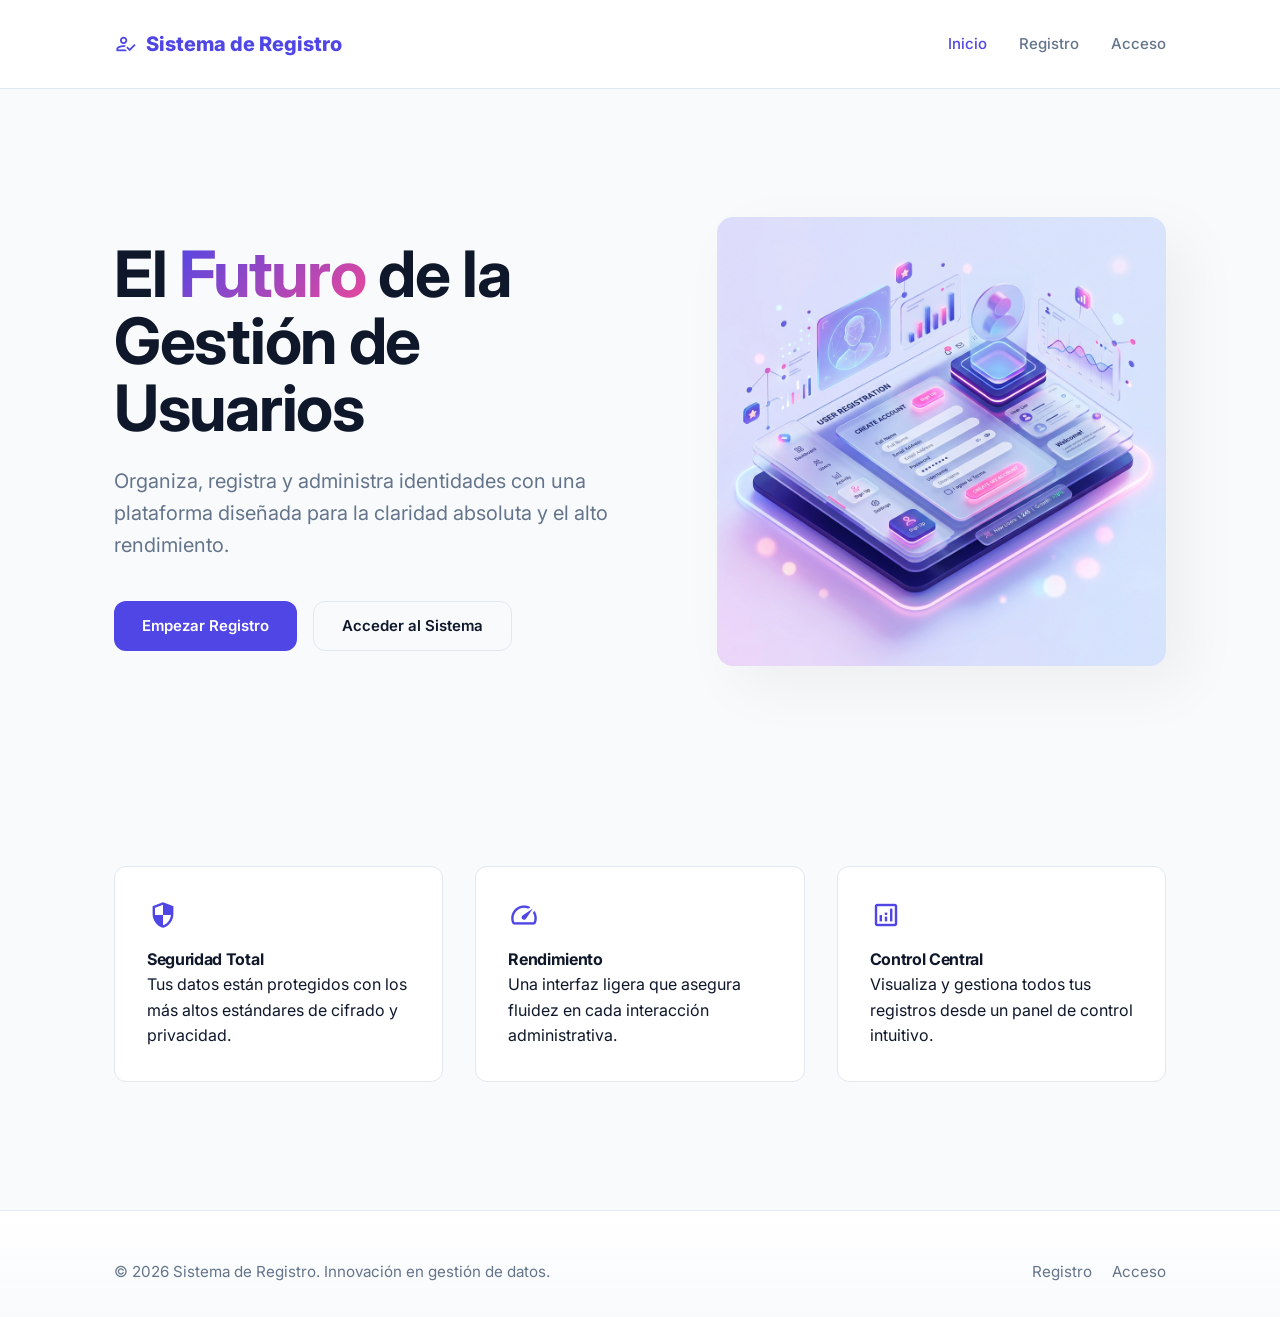
<file: public/template/index.html>
<!DOCTYPE html>
<html lang="es">
<head>
    <meta charset="UTF-8">
    <meta name="viewport" content="width=device-width, initial-scale=1.0">
    <title>Sistema de Registro | Inicio</title>
    <link rel="preconnect" href="https://fonts.googleapis.com">
    <link rel="preconnect" href="https://fonts.gstatic.com" crossorigin>
    <link href="https://fonts.googleapis.com/css2?family=Inter:wght@400;500;600;800&display=swap" rel="stylesheet">
    <link href="https://fonts.googleapis.com/css2?family=Material+Symbols+Outlined&display=swap" rel="stylesheet">
    <link rel="stylesheet" href="../../static/css/styles.css">
</head>
<body>
    <header>
        <div class="container">
            <nav class="navbar">
                <a href="index.html" class="logo">
                    <span class="material-symbols-outlined">how_to_reg</span>
                    Sistema de Registro
                </a>
                <ul class="nav-links">
                    <li><a href="index.html" class="active">Inicio</a></li>
                    <li><a href="registro.html">Registro</a></li>
                    <li><a href="login.html">Acceso</a></li>
                </ul>
            </nav>
        </div>
    </header>

    <main class="container">
        <section class="hero">
            <div class="hero-content">
                <h1>El <span class="text-gradient">Futuro</span> de la Gestión de Usuarios</h1>
                <p>Organiza, registra y administra identidades con una plataforma diseñada para la claridad absoluta y el alto rendimiento.</p>
                <div style="display: flex; gap: 1rem;">
                    <a href="registro.html" class="btn btn-primary">Empezar Registro</a>
                    <a href="login.html" class="btn btn-outline">Acceder al Sistema</a>
                </div>
            </div>
            <div class="hero-image-container">
                <img src="../../static/image/hero.png" alt="Sistema de Registro Dashboard" class="hero-image">
            </div>
        </section>

        <section class="feature-grid">
            <div class="feature-card">
                <span class="material-symbols-outlined">security</span>
                <h4>Seguridad Total</h4>
                <p>Tus datos están protegidos con los más altos estándares de cifrado y privacidad.</p>
            </div>
            <div class="feature-card">
                <span class="material-symbols-outlined">speed</span>
                <h4>Rendimiento</h4>
                <p>Una interfaz ligera que asegura fluidez en cada interacción administrativa.</p>
            </div>
            <div class="feature-card">
                <span class="material-symbols-outlined">analytics</span>
                <h4>Control Central</h4>
                <p>Visualiza y gestiona todos tus registros desde un panel de control intuitivo.</p>
            </div>
        </section>
    </main>

    <footer class="footer">
        <div class="container">
            <div class="footer-content">
                <p>&copy; 2026 Sistema de Registro. Innovación en gestión de datos.</p>
                <ul class="footer-nav">
                    <li><a href="registro.html">Registro</a></li>
                    <li><a href="login.html">Acceso</a></li>
                </ul>
            </div>
        </div>
    </footer>

    <script src="../../static/js/main.js"></script>
</body>
</html>
</file>
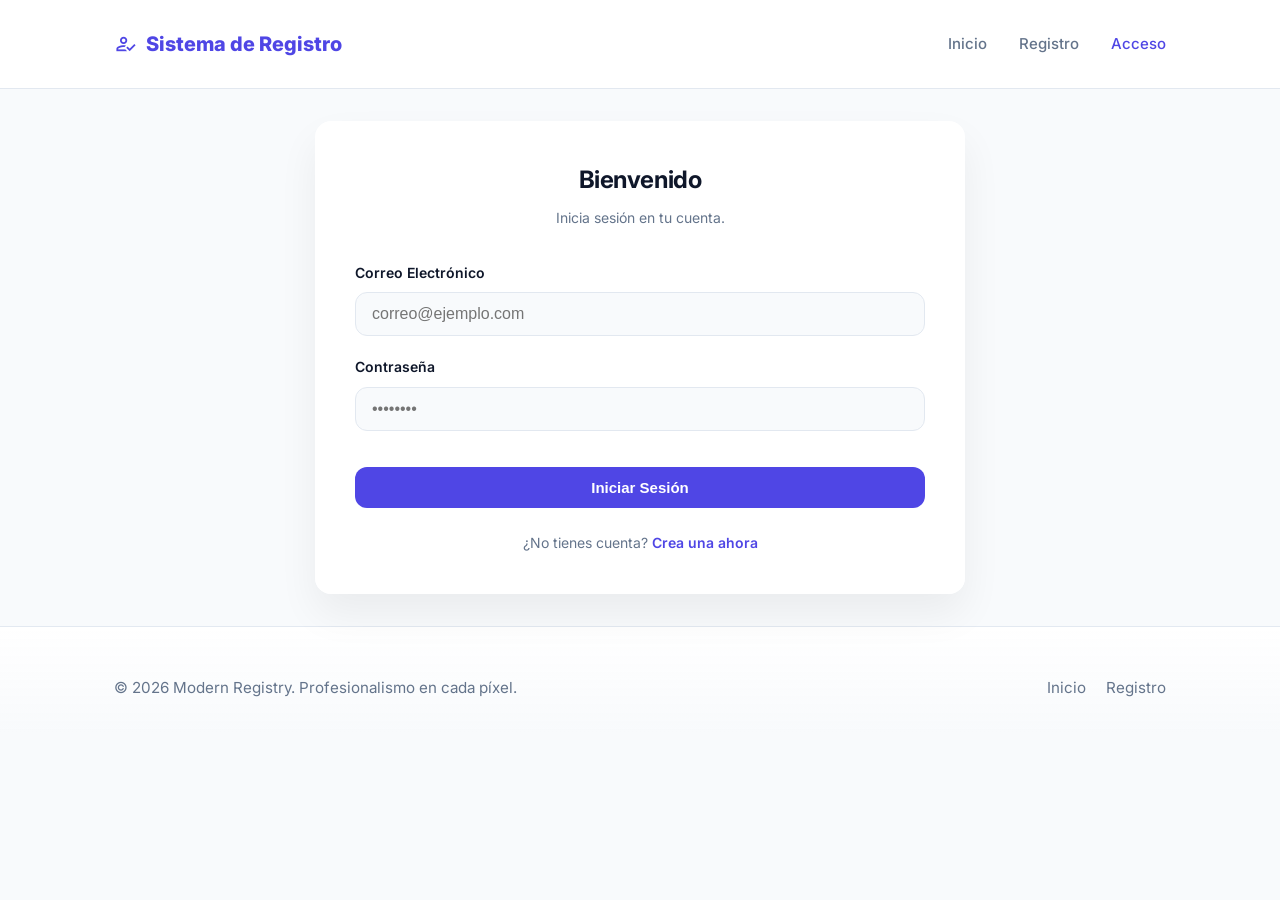
<file: public/template/editar-usuario.html>
<!DOCTYPE html>
<html lang="es">
<head>
    <meta charset="UTF-8">
    <meta name="viewport" content="width=device-width, initial-scale=1.0">
    <title>Editar Usuario | Modern Registry</title>
    <link rel="preconnect" href="https://fonts.googleapis.com">
    <link rel="preconnect" href="https://fonts.gstatic.com" crossorigin>
    <link href="https://fonts.googleapis.com/css2?family=Inter:wght@400;500;600;800&display=swap" rel="stylesheet">
    <link href="https://fonts.googleapis.com/css2?family=Material+Symbols+Outlined&display=swap" rel="stylesheet">
    <link rel="stylesheet" href="../../static/css/styles.css">
</head>
<body>
    <header>
        <div class="container">
            <nav class="navbar">
                <a href="lista.html" class="logo">
                    <span class="material-symbols-outlined">how_to_reg</span>
                    Sistema de Registro
                </a>
                <ul class="nav-links">
                    <li><a href="lista.html">Usuarios</a></li>
                    <li><a href="#" id="logoutBtn" style="color: var(--accent);">Cerrar Sesión</a></li>
                </ul>
            </nav>
        </div>
    </header>

    <main class="container">
        <div class="card form-auth">
            <div class="dashboard-header">
                <div>
                    <h2 style="font-size: 2rem; margin-bottom: 0.5rem;">Editar <span class="text-gradient">Usuario</span></h2>
                    <p style="color: var(--text-muted);">Actualiza los datos del usuario seleccionado.</p>
                </div>
                <a href="lista.html" class="btn btn-outline">Volver al listado</a>
            </div>
            <form id="editForm">
                <input type="hidden" id="editUserId">
                <div id="editError" class="alert-error" style="display: none;">
                    <span class="material-symbols-outlined" style="font-size: 1.25rem;">error</span>
                    <span id="editErrorMessage"></span>
                </div>
                
                <div class="form-grid">
                    <div class="form-group">
                        <label for="editPrimerNombre">Primer Nombre</label>
                        <input type="text" id="editPrimerNombre" required>
                    </div>
                    <div class="form-group">
                        <label for="editSegundoNombre">Segundo Nombre (opcional)</label>
                        <input type="text" id="editSegundoNombre">
                    </div>
                    <div class="form-group">
                        <label for="editPrimerApellido">Primer Apellido</label>
                        <input type="text" id="editPrimerApellido" required>
                    </div>
                    <div class="form-group">
                        <label for="editSegundoApellido">Segundo Apellido (opcional)</label>
                        <input type="text" id="editSegundoApellido">
                    </div>
                    <div class="form-group">
                        <label for="editEdad">Edad</label>
                        <input type="number" id="editEdad" min="1" required>
                    </div>
                    <div class="form-group">
                        <label for="editCedula">Cédula</label>
                        <input type="text" id="editCedula" required>
                    </div>
                    <div class="form-group">
                        <label for="editCorreo">Correo</label>
                        <input type="email" id="editCorreo" required>
                    </div>
                    <div class="form-group">
                        <label for="editRole">Rol</label>
                        <select id="editRole" required>
                            <option value="estudiante">Estudiante</option>
                            <option value="docente">Docente</option>
                        </select>
                    </div>
                    <div class="form-group" style="grid-column: span 2;">
                        <label for="editStatus">Estado de la Cuenta</label>
                        <select id="editStatus" required>
                            <option value="Activo">Activo (Habilitado para el sistema)</option>
                            <option value="Pendiente">Pendiente (Requiere revisión)</option>
                        </select>
                    </div>
                </div>
                
                <button type="submit" class="btn btn-primary" style="width: 100%; margin-top: 2rem; padding: 1rem;">
                    Actualizar Información del Usuario
                </button>
            </form>
        </div>
    </main>

    <footer class="footer">
        <div class="container">
            <div class="footer-content">
                <p>&copy; 2026 Modern Registry. Panel Administrativo Protegido.</p>
                <ul class="footer-nav">
                    <li><a href="lista.html">Listado</a></li>
                </ul>
            </div>
        </div>
    </footer>

    <script src="../../static/js/main.js"></script>
</body>
</html>
</file>
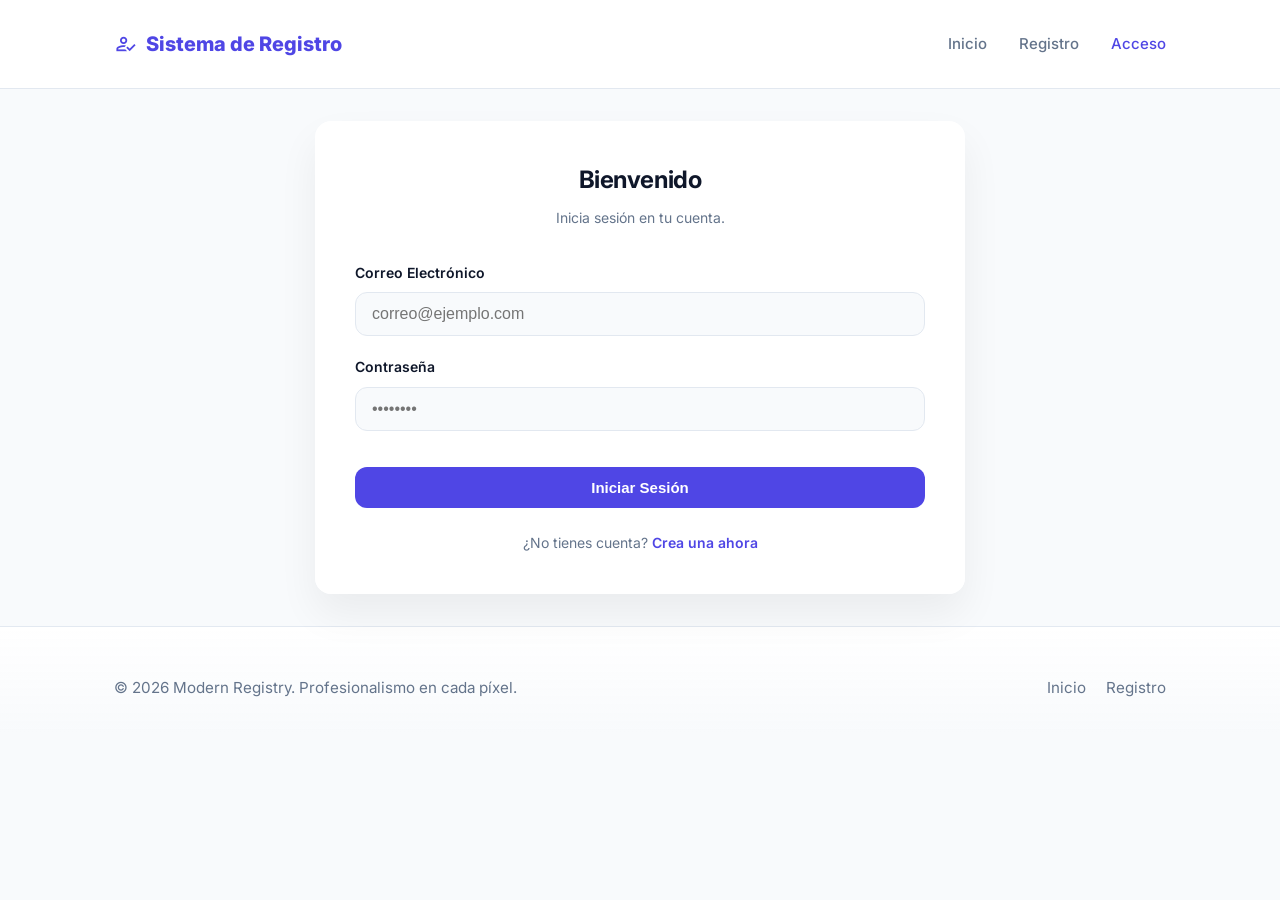
<file: public/template/lista.html>
<!DOCTYPE html>
<html lang="es">
<head>
    <meta charset="UTF-8">
    <meta name="viewport" content="width=device-width, initial-scale=1.0">
    <title>Panel Administrativo | Modern Registry</title>
    <link rel="preconnect" href="https://fonts.googleapis.com">
    <link rel="preconnect" href="https://fonts.gstatic.com" crossorigin>
    <link href="https://fonts.googleapis.com/css2?family=Inter:wght@400;500;600;800&display=swap" rel="stylesheet">
    <link href="https://fonts.googleapis.com/css2?family=Material+Symbols+Outlined&display=swap" rel="stylesheet">
    <link rel="stylesheet" href="../../static/css/styles.css">
    <style>
        .dashboard-header {
            display: flex;
            justify-content: space-between;
            align-items: center;
            margin-bottom: 2.5rem;
        }
    </style>
</head>
<body>
    <header>
        <div class="container">
            <nav class="navbar">
                <a href="index.html" class="logo">
                    <span class="material-symbols-outlined">how_to_reg</span>
                    Sistema de Registro
                </a>
                <ul class="nav-links">
                    <li><a href="lista.html" class="active">Usuarios</a></li>
                    <li><a href="#" id="logoutBtn" style="color: var(--accent);">Cerrar Sesión</a></li>
                </ul>
            </nav>
        </div>
    </header>

    <main class="container dashboard-container">
        <div class="dashboard-header">
            <div>
                <h2 style="font-size: 2rem;">Panel de <span class="text-gradient">Docente</span></h2>
                <p style="color: var(--text-muted);">Gestiona la lista de estudiantes y crea nuevos usuarios.</p>
            </div>
            <button type="button" id="openCreateUserBtn" class="btn btn-primary">
                <span class="material-symbols-outlined" style="margin-right: 0.5rem;">add</span>
                Nuevo Usuario
            </button>
        </div>

        <div class="table-wrapper">
            <table>
                <thead>
                    <tr>
                        <th>Avatar</th>
                        <th>Primer Nombre</th>
                        <th>Segundo Nombre</th>
                        <th>Primer Apellido</th>
                        <th>Segundo Apellido</th>
                        <th>Correo</th>
                        <th>Cédula</th>
                        <th>Edad</th>
                        <th>Rol</th>
                        <th>Estado</th>
                        <th>Acción</th>
                    </tr>
                </thead>
                <tbody id="userTableBody">
                    <!-- Dinámico -->
                </tbody>
            </table>
        </div>
    </main>

    <footer class="footer">
        <div class="container">
            <div class="footer-content">
                <p>&copy; 2026 Modern Registry. Panel Administrativo Protegido.</p>
                <ul class="footer-nav">
                    <li><a href="index.html">Página Principal</a></li>
                </ul>
            </div>
        </div>
    </footer>

    <div class="modal" id="createModal">
        <div class="modal-content" style="max-width: 650px;">
            <div class="modal-header">
                <h3>Crear <span class="text-gradient">Nuevo Usuario</span></h3>
            </div>
            <form id="adminCreateForm">
                <div id="createError" class="alert-error" style="display: none;">
                    <span class="material-symbols-outlined" style="font-size: 1.25rem;">error</span>
                    <span id="createErrorMessage"></span>
                </div>
                
                <div class="form-grid">
                    <div class="form-group">
                        <label for="adminPrimerNombre">Primer Nombre</label>
                        <input type="text" id="adminPrimerNombre" required>
                    </div>
                    <div class="form-group">
                        <label for="adminSegundoNombre">Segundo Nombre (opcional)</label>
                        <input type="text" id="adminSegundoNombre">
                    </div>
                    <div class="form-group">
                        <label for="adminPrimerApellido">Primer Apellido</label>
                        <input type="text" id="adminPrimerApellido" required>
                    </div>
                    <div class="form-group">
                        <label for="adminSegundoApellido">Segundo Apellido (opcional)</label>
                        <input type="text" id="adminSegundoApellido">
                    </div>
                    <div class="form-group">
                        <label for="adminEdad">Edad</label>
                        <input type="number" id="adminEdad" min="1" required>
                    </div>
                    <div class="form-group">
                        <label for="adminCedula">Cédula</label>
                        <input type="text" id="adminCedula" required>
                    </div>
                    <div class="form-group">
                        <label for="adminCorreo">Correo Electrónico</label>
                        <input type="email" id="adminCorreo" required>
                    </div>
                    <div class="form-group">
                        <label for="adminRole">Rol</label>
                        <select id="adminRole" required>
                            <option value="estudiante">Estudiante</option>
                            <option value="docente">Docente</option>
                        </select>
                    </div>
                    <div class="form-group" style="grid-column: span 2;">
                        <label for="adminPassword">Contraseña Inicial</label>
                        <input type="password" id="adminPassword" required>
                    </div>
                </div>
                <div class="modal-footer">
                    <button type="button" class="btn btn-outline" style="flex: 1;" onclick="closeCreateModal()">Cancelar</button>
                    <button type="submit" class="btn btn-primary" style="flex: 1;">Crear Usuario</button>
                </div>
            </form>
        </div>
    </div>

    <div class="modal" id="editModal">
        <div class="modal-content" style="max-width: 650px;">
            <div class="modal-header">
                <h3>Editar <span class="text-gradient">Usuario</span></h3>
            </div>
            <form id="editForm">
                <input type="hidden" id="editUserId">
                <div id="editError" class="alert-error" style="display: none;">
                    <span class="material-symbols-outlined" style="font-size: 1.25rem;">error</span>
                    <span id="editErrorMessage"></span>
                </div>
                
                <div class="form-grid">
                    <div class="form-group">
                        <label for="editPrimerNombre">Primer Nombre</label>
                        <input type="text" id="editPrimerNombre" required>
                    </div>
                    <div class="form-group">
                        <label for="editSegundoNombre">Segundo Nombre</label>
                        <input type="text" id="editSegundoNombre">
                    </div>
                    <div class="form-group">
                        <label for="editPrimerApellido">Primer Apellido</label>
                        <input type="text" id="editPrimerApellido" required>
                    </div>
                    <div class="form-group">
                        <label for="editSegundoApellido">Segundo Apellido</label>
                        <input type="text" id="editSegundoApellido">
                    </div>
                    <div class="form-group">
                        <label for="editEdad">Edad</label>
                        <input type="number" id="editEdad" min="1" required>
                    </div>
                    <div class="form-group">
                        <label for="editCedula">Cédula</label>
                        <input type="text" id="editCedula" required>
                    </div>
                    <div class="form-group">
                        <label for="editCorreo">Correo</label>
                        <input type="email" id="editCorreo" required>
                    </div>
                    <div class="form-group">
                        <label for="editRole">Rol</label>
                        <select id="editRole" required>
                            <option value="estudiante">Estudiante</option>
                            <option value="docente">Docente</option>
                        </select>
                    </div>
                    <div class="form-group" style="grid-column: span 2;">
                        <label for="editStatus">Estado</label>
                        <select id="editStatus" required>
                            <option value="Activo">Activo</option>
                            <option value="Pendiente">Pendiente</option>
                        </select>
                    </div>
                </div>
                <div class="modal-footer">
                    <button type="button" class="btn btn-outline" style="flex: 1;" onclick="closeModal()">Cancelar</button>
                    <button type="submit" class="btn btn-primary" style="flex: 1;">Guardar Cambios</button>
                </div>
            </form>
        </div>
    </div>

    <script src="../../static/js/main.js"></script>
</body>
</html>
</file>
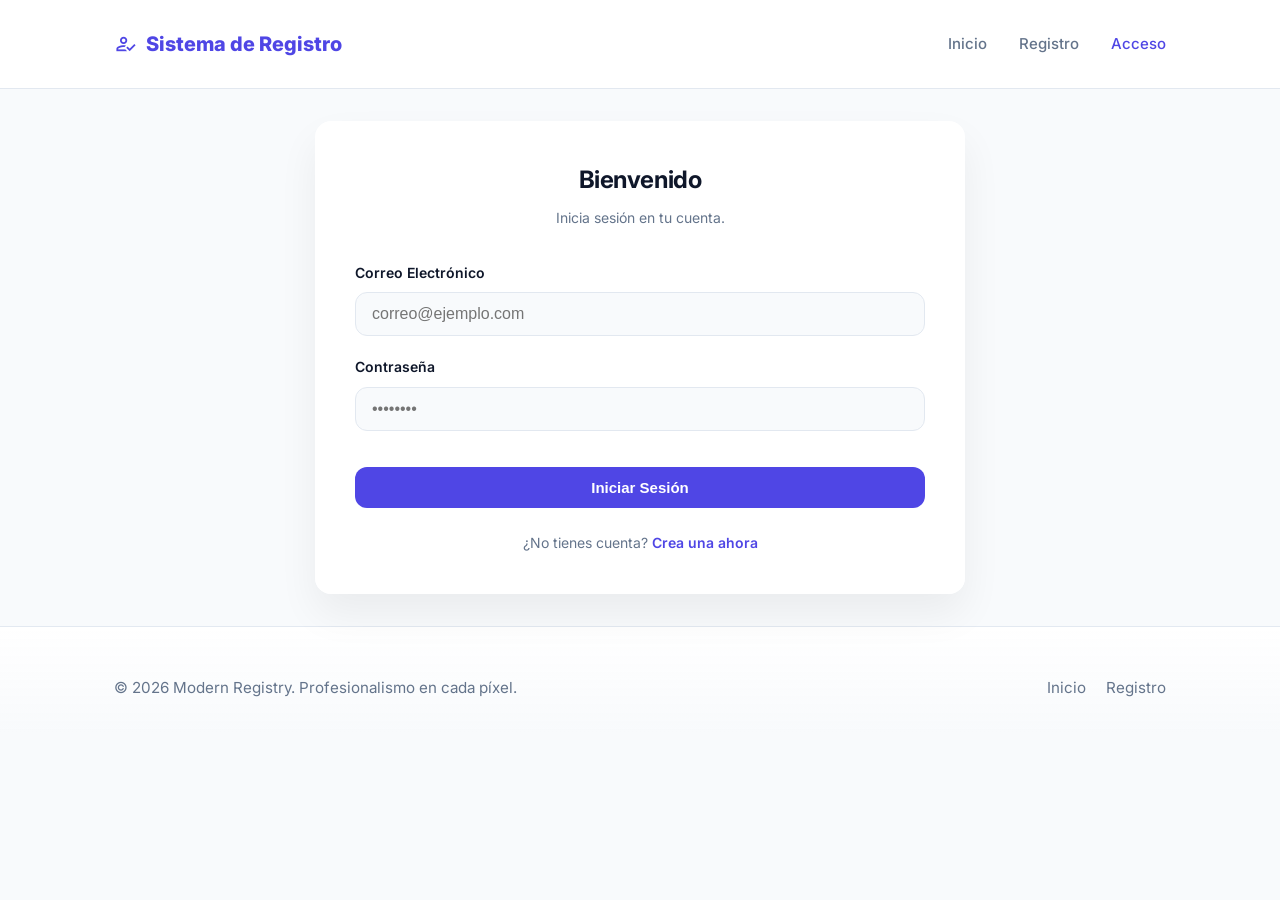
<file: public/template/login.html>
<!DOCTYPE html>
<html lang="es">
<head>
    <meta charset="UTF-8">
    <meta name="viewport" content="width=device-width, initial-scale=1.0">
    <title>Acceso | Modern Registry</title>
    <link rel="preconnect" href="https://fonts.googleapis.com">
    <link rel="preconnect" href="https://fonts.gstatic.com" crossorigin>
    <link href="https://fonts.googleapis.com/css2?family=Inter:wght@400;500;600;800&display=swap" rel="stylesheet">
    <link href="https://fonts.googleapis.com/css2?family=Material+Symbols+Outlined&display=swap" rel="stylesheet">
    <link rel="stylesheet" href="../../static/css/styles.css">
</head>
<body>
    <header>
        <div class="container">
            <nav class="navbar">
                <a href="index.html" class="logo">
                    <span class="material-symbols-outlined">how_to_reg</span>
                    Sistema de Registro
                </a>
                <ul class="nav-links">
                    <li><a href="index.html">Inicio</a></li>
                    <li><a href="registro.html">Registro</a></li>
                    <li><a href="login.html" class="active">Acceso</a></li>
                </ul>
            </nav>
        </div>
    </header>

    <main class="container">
        <div class="card form-auth">
            <h2 style="margin-bottom: 0.5rem; text-align: center;">Bienvenido</h2>
            <p style="text-align: center; color: var(--text-muted); margin-bottom: 2rem; font-size: 0.875rem;">Inicia sesión en tu cuenta.</p>
            
            <form id="loginForm">
                <div id="loginError" class="alert-error" style="display: none;">
                    <span class="material-symbols-outlined" style="font-size: 1.25rem;">error</span>
                    <span id="errorMessage"></span>
                </div>
                <div class="form-group">
                    <label for="correo">Correo Electrónico</label>
                    <input type="email" id="correo" name="correo" placeholder="correo@ejemplo.com" required>
                </div>
                <div class="form-group">
                    <label for="password">Contraseña</label>
                    <input type="password" id="password" name="password" placeholder="••••••••" required>
                </div>
                <button type="submit" class="btn btn-primary" style="width: 100%; margin-top: 1rem;">Iniciar Sesión</button>
                <p style="text-align: center; margin-top: 1.5rem; font-size: 0.875rem; color: var(--text-muted);">
                    ¿No tienes cuenta? <a href="registro.html" style="color: var(--primary); font-weight: 600; text-decoration: none;">Crea una ahora</a>
                </p>
            </form>
        </div>
    </main>

    <footer class="footer">
        <div class="container">
            <div class="footer-content">
                <p>&copy; 2026 Modern Registry. Profesionalismo en cada píxel.</p>
                <ul class="footer-nav">
                    <li><a href="index.html">Inicio</a></li>
                    <li><a href="registro.html">Registro</a></li>
                </ul>
            </div>
        </div>
    </footer>

    <script src="../../static/js/main.js"></script>
</body>
</html>
</file>
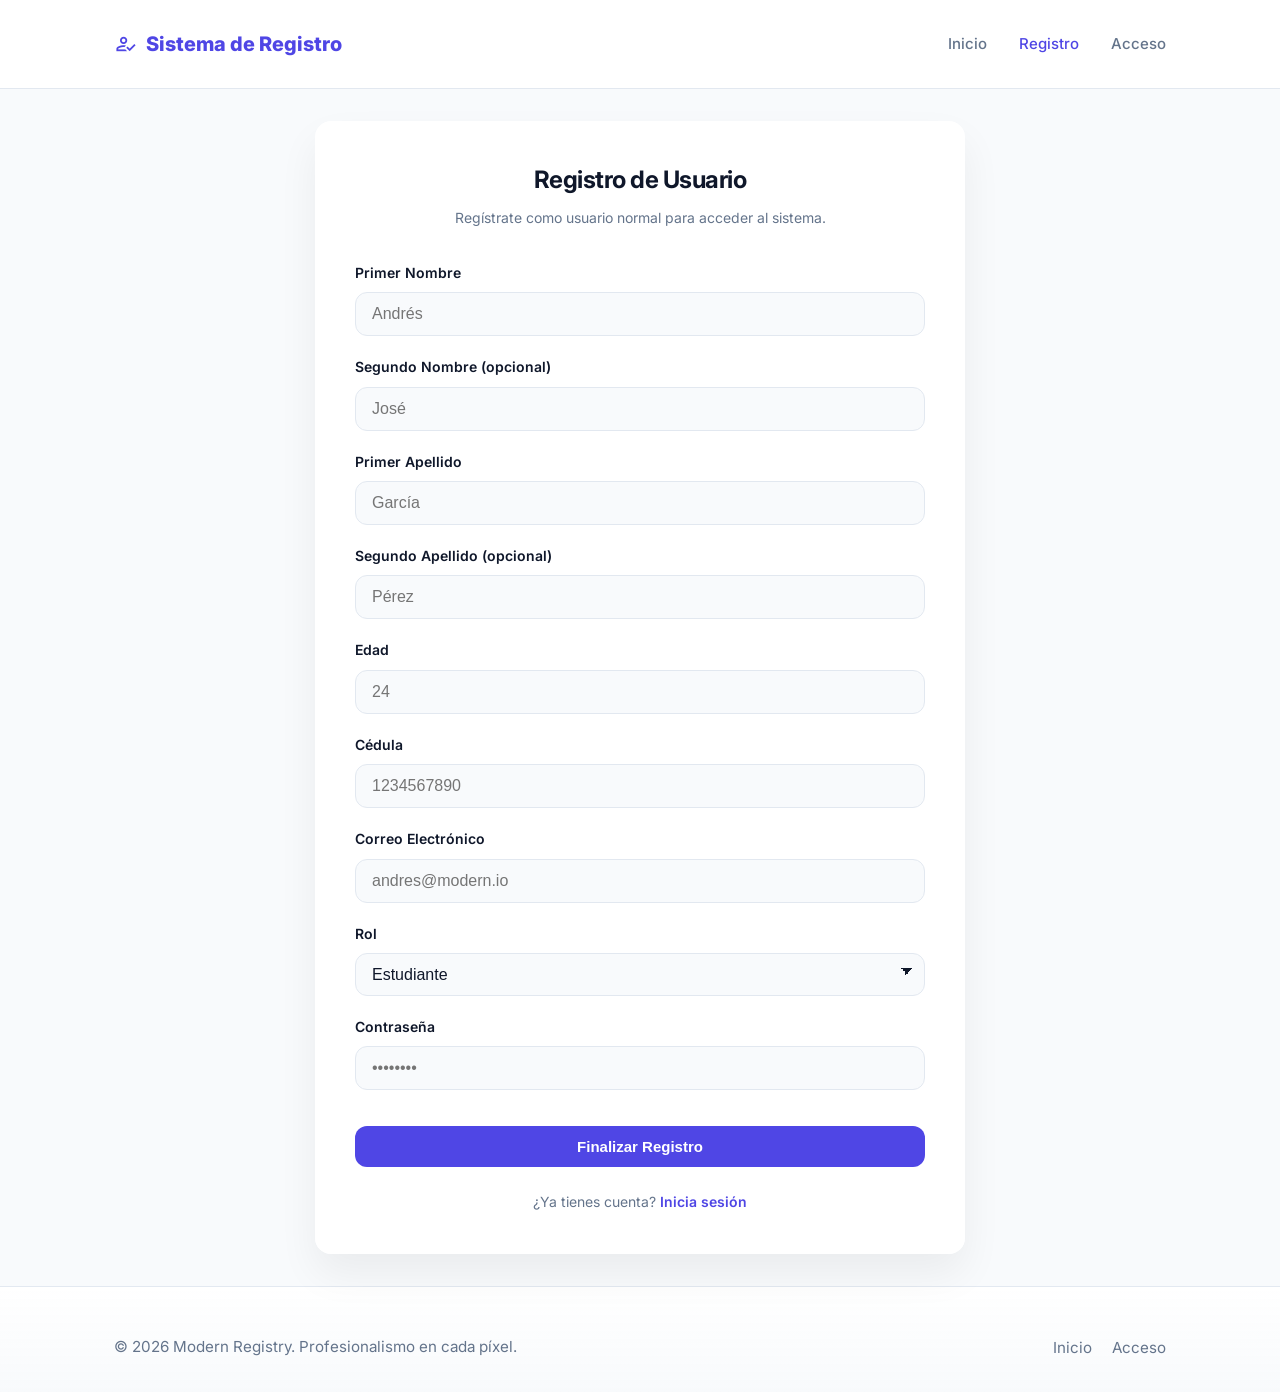
<file: public/template/registro.html>
<!DOCTYPE html>
<html lang="es">
<head>
    <meta charset="UTF-8">
    <meta name="viewport" content="width=device-width, initial-scale=1.0">
    <title>Unirse | Modern Registry</title>
    <link rel="preconnect" href="https://fonts.googleapis.com">
    <link rel="preconnect" href="https://fonts.gstatic.com" crossorigin>
    <link href="https://fonts.googleapis.com/css2?family=Inter:wght@400;500;600;800&display=swap" rel="stylesheet">
    <link href="https://fonts.symbols.outlined&display=swap" rel="stylesheet">
    <link href="https://fonts.googleapis.com/css2?family=Material+Symbols+Outlined&display=swap" rel="stylesheet">
    <link rel="stylesheet" href="../../static/css/styles.css">
</head>
<body>
    <header>
        <div class="container">
            <nav class="navbar">
                <a href="index.html" class="logo">
                    <span class="material-symbols-outlined">how_to_reg</span>
                    Sistema de Registro
                </a>
                <ul class="nav-links">
                    <li><a href="index.html">Inicio</a></li>
                    <li><a href="registro.html" class="active">Registro</a></li>
                    <li><a href="login.html">Acceso</a></li>
                </ul>
            </nav>
        </div>
    </header>

    <main class="container">
        <div class="card form-auth">
            <h2 style="margin-bottom: 0.5rem; text-align: center;">Registro de Usuario</h2>
            <p style="text-align: center; color: var(--text-muted); margin-bottom: 2rem; font-size: 0.875rem;">Regístrate como usuario normal para acceder al sistema.</p>
            
            <form id="registroForm">
                <div id="registroError" class="alert-error" style="display: none;">
                    <span class="material-symbols-outlined" style="font-size: 1.25rem;">error</span>
                    <span id="registroErrorMessage"></span>
                </div>
                <div class="form-group">
                    <label for="primer_nombre">Primer Nombre</label>
                    <input type="text" id="primer_nombre" name="primer_nombre" placeholder="Andrés" required>
                </div>
                <div class="form-group">
                    <label for="segundo_nombre">Segundo Nombre (opcional)</label>
                    <input type="text" id="segundo_nombre" name="segundo_nombre" placeholder="José">
                </div>
                <div class="form-group">
                    <label for="primer_apellido">Primer Apellido</label>
                    <input type="text" id="primer_apellido" name="primer_apellido" placeholder="García" required>
                </div>
                <div class="form-group">
                    <label for="segundo_apellido">Segundo Apellido (opcional)</label>
                    <input type="text" id="segundo_apellido" name="segundo_apellido" placeholder="Pérez">
                </div>
                <div class="form-group">
                    <label for="edad">Edad</label>
                    <input type="number" id="edad" name="edad" placeholder="24" min="1" required>
                </div>
                <div class="form-group">
                    <label for="cedula">Cédula</label>
                    <input type="text" id="cedula" name="cedula" placeholder="1234567890" required>
                </div>
                <div class="form-group">
                    <label for="correo">Correo Electrónico</label>
                    <input type="email" id="correo" name="correo" placeholder="andres@modern.io" required>
                </div>
                <div class="form-group">
                    <label for="adminRole">Rol</label>
                    <select id="adminRole" required>
                        <option value="estudiante">Estudiante</option>
                        <option value="docente">Docente</option>
                    </select>
                </div>
                <div class="form-group">
                    <label for="password">Contraseña</label>
                    <input type="password" id="password" name="password" placeholder="••••••••" required>
                </div>
                <button type="submit" class="btn btn-primary" style="width: 100%; margin-top: 1rem;">Finalizar Registro</button>
                <p style="text-align: center; margin-top: 1.5rem; font-size: 0.875rem; color: var(--text-muted);">
                    ¿Ya tienes cuenta? <a href="login.html" style="color: var(--primary); font-weight: 600; text-decoration: none;">Inicia sesión</a>
                </p>
            </form>
        </div>
    </main>

    <footer class="footer">
        <div class="container">
            <div class="footer-content">
                <p>&copy; 2026 Modern Registry. Profesionalismo en cada píxel.</p>
                <ul class="footer-nav">
                    <li><a href="index.html">Inicio</a></li>
                    <li><a href="login.html">Acceso</a></li>
                </ul>
            </div>
        </div>
    </footer>

    <script src="../../static/js/main.js"></script>
</body>
</html>
</file>
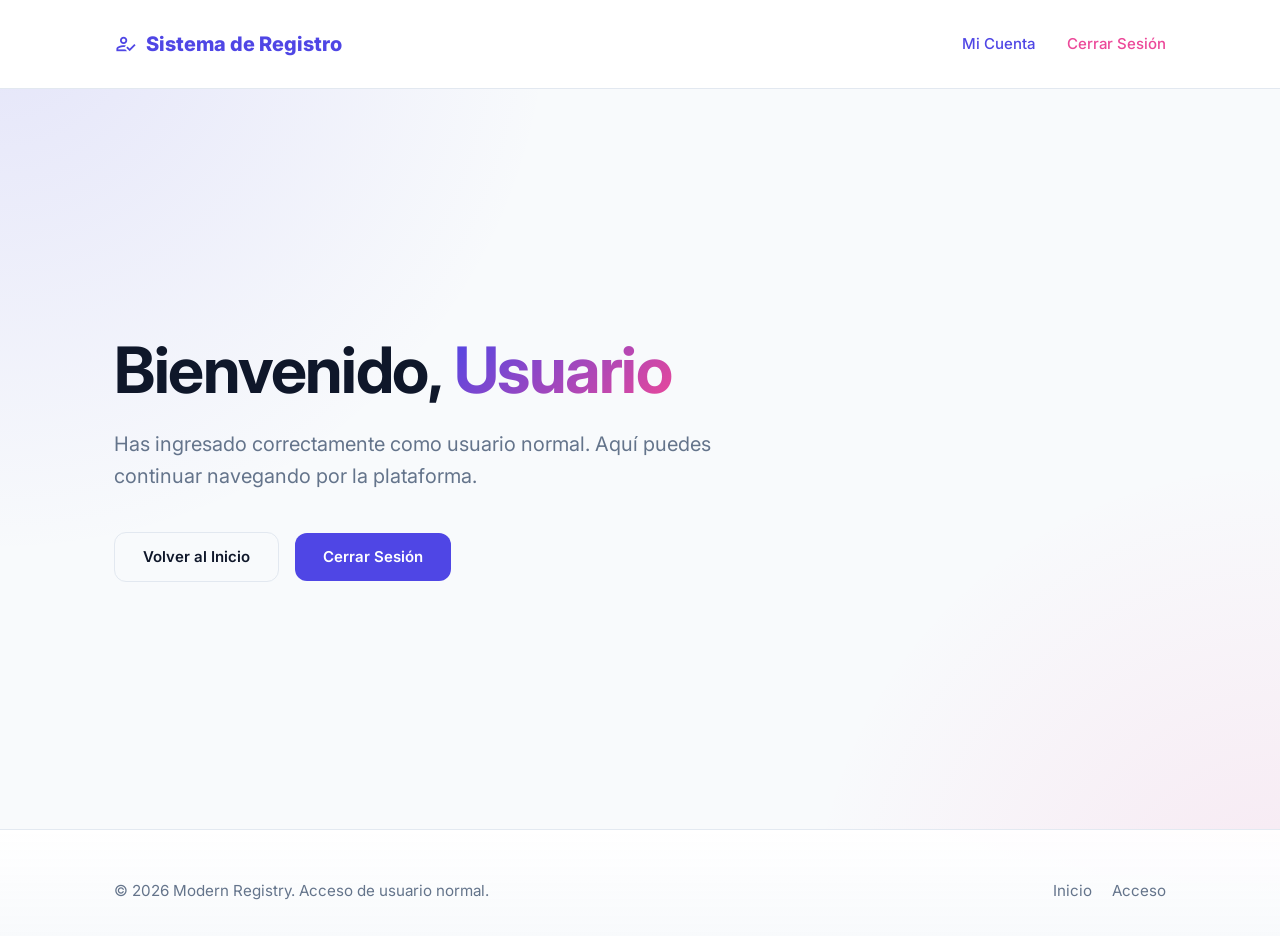
<file: public/template/user.html>
<!DOCTYPE html>
<html lang="es">
<head>
    <meta charset="UTF-8">
    <meta name="viewport" content="width=device-width, initial-scale=1.0">
    <title>Panel de Usuario | Modern Registry</title>
    <link rel="preconnect" href="https://fonts.googleapis.com">
    <link rel="preconnect" href="https://fonts.gstatic.com" crossorigin>
    <link href="https://fonts.googleapis.com/css2?family=Inter:wght@400;500;600;800&display=swap" rel="stylesheet">
    <link href="https://fonts.googleapis.com/css2?family=Material+Symbols+Outlined&display=swap" rel="stylesheet">
    <link rel="stylesheet" href="../../static/css/styles.css">
</head>
<body class="bg-soft">
    <header>
        <div class="container">
            <nav class="navbar">
                <a href="index.html" class="logo">
                    <span class="material-symbols-outlined">how_to_reg</span>
                    Sistema de Registro
                </a>
                <ul class="nav-links">
                    <li><a href="user.html" class="active">Mi Cuenta</a></li>
                    <li><a href="#" id="logoutBtn" style="color: var(--accent);">Cerrar Sesión</a></li>
                </ul>
            </nav>
        </div>
    </header>

    <main class="container">
        <section class="hero user-panel">
            <div class="hero-content">
                <h1>Bienvenido, <span id="userPageTitle" class="text-gradient">Usuario</span></h1>
                <p class="hero-copy">
                    Has ingresado correctamente como usuario normal. Aquí puedes continuar navegando por la plataforma.
                </p>
                <div class="hero-actions">
                    <a href="index.html" class="btn btn-outline">Volver al Inicio</a>
                    <a href="#" id="logoutBtnMobile" class="btn btn-primary">Cerrar Sesión</a>
                </div>
            </div>
        </section>
    </main>

    <footer class="footer">
        <div class="container">
            <div class="footer-content">
                <p>&copy; 2026 Modern Registry. Acceso de usuario normal.</p>
                <ul class="footer-nav">
                    <li><a href="index.html">Inicio</a></li>
                    <li><a href="login.html">Acceso</a></li>
                </ul>
            </div>
        </div>
    </footer>

    <script src="../../static/js/main.js"></script>
</body>
</html>
</file>
<file: static/css/styles.css>
/* Modern Zen Design System - Refined & Balanced */
:root {
    --bg-base: #f8fafc; /* Very light slate background */
    --surface: #ffffff;
    --surface-low: #f1f5f9;
    --primary: #4f46e5; /* Indigo 600 */
    --primary-hover: #4338ca;
    --secondary: #64748b; /* Slate 500 */
    --text-main: #0f172a; /* Slate 900 */
    --text-muted: #64748b;
    --accent: #ec4899; /* Pink 500 */
    --border: #e2e8f0;
    --radius-lg: 1rem;
    --radius-md: 0.75rem;
    --shadow-sm: 0 1px 2px 0 rgb(0 0 0 / 0.05);
    --shadow-md: 0 4px 6px -1px rgb(0 0 0 / 0.1), 0 2px 4px -2px rgb(0 0 0 / 0.1);
}

/* Dark Mode Override (Optional but keeping base light for "less saturated" feel) */
/* If user wants dark, we can use slate-900 base */

* {
    margin: 0;
    padding: 0;
    box-sizing: border-box;
}

body {
    background-color: var(--bg-base);
    color: var(--text-main);
    font-family: 'Inter', system-ui, -apple-system, sans-serif;
    line-height: 1.6;
    min-height: 100vh;
    -webkit-font-smoothing: antialiased;
}

.container {
    max-width: 1100px;
    margin: 0 auto;
    padding: 0 1.5rem;
}

/* Typography */
h1, h2, h3, h4 {
    color: var(--text-main);
    font-weight: 700;
    letter-spacing: -0.02em;
}

.text-gradient {
    background: linear-gradient(135deg, var(--primary), var(--accent));
    background-clip: text;
    -webkit-background-clip: text;
    -webkit-text-fill-color: transparent;
}

/* Header & Navigation */
header {
    background: var(--surface);
    border-bottom: 1px solid var(--border);
    position: sticky;
    top: 0;
    z-index: 100;
}

.navbar {
    height: 5.5rem; /* Slightly taller */
    display: flex;
    justify-content: space-between;
    align-items: center;
}

.logo {
    display: flex;
    align-items: center;
    gap: 0.5rem;
    font-size: 1.25rem;
    font-weight: 800;
    color: var(--primary);
    text-decoration: none;
}

.nav-links {
    display: flex;
    list-style: none;
    gap: 2rem;
}

.nav-links a {
    text-decoration: none;
    color: var(--secondary);
    font-weight: 500;
    font-size: 0.9375rem;
    transition: color 0.2s;
}

.nav-links a:hover, .nav-links a.active {
    color: var(--primary);
}

/* Main Layout */
body.bg-soft {
    background: radial-gradient(circle at top left, rgba(79, 70, 229, 0.12), transparent 35%),
                radial-gradient(circle at bottom right, rgba(236, 72, 153, 0.1), transparent 30%),
                var(--bg-base);
}

main {
    padding: 4rem 0;
}

/* Sections */
.hero {
    display: grid;
    grid-template-columns: 1.2fr 1fr;
    gap: 4rem;
    align-items: center;
    text-align: left;
    padding: 8rem 0;
    animation: slideUp 0.6s ease-out;
}

.hero.user-panel {
    padding: 6rem 0;
    min-height: calc(100vh - 10rem);
    grid-template-columns: 1fr;
}

.hero-copy {
    max-width: 38rem;
    color: var(--text-muted);
    margin: 1.25rem 0 2rem;
}

.hero-actions {
    display: flex;
    gap: 1rem;
    flex-wrap: wrap;
    align-items: center;
}

.hero-card {
    background: rgba(255, 255, 255, 0.92);
    border: 1px solid rgba(226, 232, 240, 0.9);
    border-radius: var(--radius-lg);
    padding: 2rem;
    box-shadow: 0 30px 60px rgba(15, 23, 42, 0.08);
}

.hero-card h3 {
    margin-bottom: 1.5rem;
    font-size: 1.75rem;
}

.card-group {
    background: var(--surface);
    border: 1px solid var(--border);
    border-radius: var(--radius-md);
    padding: 1.5rem;
    display: grid;
    gap: 1.5rem;
}

.card-group div {
    display: grid;
    gap: 0.35rem;
}

.card-group strong {
    display: block;
    font-size: 1.05rem;
    color: var(--text-main);
}

@media (max-width: 900px) {
    .hero {
        grid-template-columns: 1fr;
        padding: 4rem 0;
    }

    .hero-card {
        width: 100%;
    }
}

.hero-image {
    width: 100%;
    border-radius: var(--radius-lg);
    box-shadow: 20px 20px 60px rgba(0,0,0,0.05);
    background: white;
}

.hero h1 {
    font-size: 4rem;
    margin-bottom: 1.5rem;
    line-height: 1.05;
}

.hero p {
    font-size: 1.25rem;
    color: var(--text-muted);
    margin-bottom: 2.5rem;
}

/* Feature Grid for Landing */
.feature-grid {
    display: grid;
    grid-template-columns: repeat(3, 1fr);
    gap: 2rem;
    margin: 4rem 0 8rem;
}

.feature-card {
    background: white;
    padding: 2rem;
    border-radius: var(--radius-md);
    border: 1px solid var(--border);
}

.feature-card span {
    color: var(--primary);
    font-size: 2rem;
    margin-bottom: 1rem;
    display: block;
}


/* Cards & Forms */
.card {
    background: var(--surface);
    border: 1px solid var(--border);
    border-radius: var(--radius-lg);
    padding: 2.5rem;
    box-shadow: var(--shadow-sm);
    animation: slideUp 0.5s ease-out; /* Added entrance animation */
}

.form-auth {
    max-width: 650px;
    margin: 2rem auto;
    border: none;
    box-shadow: 0 20px 40px rgba(0,0,0,0.06);
    background: rgba(255, 255, 255, 0.95);
    backdrop-filter: blur(10px);
}

.form-grid {
    display: grid;
    grid-template-columns: 1fr 1fr;
    gap: 1.5rem;
}

@media (max-width: 600px) {
    .form-grid {
        grid-template-columns: 1fr;
    }
}

.form-group {
    margin-bottom: 1.25rem;
}

.form-group label {
    display: block;
    font-size: 0.875rem;
    font-weight: 600;
    margin-bottom: 0.5rem;
    color: var(--text-main);
}

.form-group input,
.form-group select {
    width: 100%;
    padding: 0.75rem 1rem;
    border: 1px solid var(--border);
    border-radius: var(--radius-md);
    background-color: var(--bg-base);
    font-size: 1rem;
    color: var(--text-main);
    transition: all 0.2s;
}

.form-group select {
    appearance: none;
    -webkit-appearance: none;
    -moz-appearance: none;
    background-color: var(--bg-base);
    background-image: linear-gradient(45deg, transparent 50%, var(--text-main) 50%), linear-gradient(135deg, var(--text-main) 50%, transparent 50%);
    background-position: calc(100% - 1rem) calc(50% - 0.15rem), calc(100% - 0.75rem) calc(50% - 0.15rem);
    background-size: 0.45rem 0.45rem, 0.45rem 0.45rem;
    background-repeat: no-repeat;
    padding-right: 2.5rem;
    cursor: pointer;
}

.form-group input:focus,
.form-group select:focus {
    outline: none;
    border-color: var(--primary);
    box-shadow: 0 0 0 3px rgba(79, 70, 229, 0.1);
}

/* Transitions */
.page-transition {
    transition: opacity 0.5s ease, transform 0.5s ease;
}

.fade-out {
    opacity: 0;
    transform: translateY(-10px);
}

@keyframes pulse-save {
    0% { transform: scale(1); }
    50% { transform: scale(0.98); opacity: 0.7; }
    100% { transform: scale(0.95); opacity: 0; }
}

.animate-save {
    animation: pulse-save 0.6s forwards ease-in-out;
}


/* Buttons */
.btn {
    display: inline-flex;
    align-items: center;
    justify-content: center;
    padding: 0.75rem 1.75rem;
    border-radius: var(--radius-md);
    font-weight: 600;
    font-size: 0.9375rem;
    text-decoration: none;
    transition: all 0.2s;
    cursor: pointer;
    border: none;
}

.btn-primary {
    background-color: var(--primary);
    color: white;
}

.btn-primary:hover {
    background-color: var(--primary-hover);
    transform: translateY(-1px);
    box-shadow: var(--shadow-md);
}

.btn-outline {
    background: transparent;
    border: 1px solid var(--border);
    color: var(--text-main);
}

.btn-outline:hover {
    background: var(--surface-low);
    border-color: var(--secondary);
}

/* Dashboard Improvements */
.dashboard-container {
    padding: 4rem 2rem; /* Added generous spacing */
    max-width: 1500px;
}

/* Tables */
.table-wrapper {
    background: var(--surface);
    border: 1px solid var(--border);
    border-radius: var(--radius-lg);
    overflow-x: auto;
    box-shadow: var(--shadow-md);
    width: 100%;
    scrollbar-width: thin;
    scrollbar-color: var(--border) transparent;
}

.table-wrapper::-webkit-scrollbar {
    height: 6px;
}

.table-wrapper::-webkit-scrollbar-thumb {
    background-color: var(--border);
    border-radius: 10px;
}

table {
    width: 100%;
    border-collapse: collapse;
    table-layout: fixed;
}

th,
td {
    padding: 1.25rem 1rem;
    border-top: 1px solid var(--border);
    text-align: left;
    white-space: nowrap;
    font-size: 0.9375rem;
}

th {
    background: var(--surface-low);
    font-size: 0.75rem;
    text-transform: uppercase;
    letter-spacing: 0.05em;
    font-weight: 700;
    color: var(--text-muted);
}

/* Optimized Column Widths */
th:nth-child(1) { width: 60px; } /* Avatar */
th:nth-child(2), th:nth-child(3), th:nth-child(4), th:nth-child(5) { width: 140px; } /* Names/Surnames */
th:nth-child(6) { width: 240px; } /* Correo */
th:nth-child(7) { width: 120px; } /* Cédula */
th:nth-child(8) { width: 80px; }  /* Edad */
th:nth-child(9) { width: 120px; } /* Rol */
th:nth-child(10) { width: 100px; } /* Estado */
th:nth-child(11) { width: 150px; } /* Acción */

td:last-child {
    text-align: right;
}

@media (max-width: 1100px) {
    table {
        font-size: 0.82rem;
    }

    th,
    td {
        padding: 0.65rem 0.75rem;
    }
}

tr:hover td {
    background: #fafafa;
}

.table-row {
    cursor: pointer;
    transition: background 0.2s, transform 0.1s;
}

.table-row:hover {
    background: #f8fafc !important;
}

.table-row:active {
    transform: scale(0.998);
}

.avatar-initials {
    width: 42px;
    height: 42px;
    border-radius: 12px;
    background: linear-gradient(135deg, var(--surface-low), #e0e7ff);
    display: inline-flex;
    align-items: center;
    justify-content: center;
    color: var(--primary);
    font-weight: 700;
    font-size: 0.875rem;
    text-transform: uppercase;
    box-shadow: inset 0 2px 4px rgba(0,0,0,0.05);
}

.badge {
    padding: 0.4rem 0.85rem;
    border-radius: 8px;
    font-size: 0.7rem;
    font-weight: 700;
    text-transform: uppercase;
    letter-spacing: 0.025em;
}

.badge-success { background: #ecfdf5; color: #059669; border: 1px solid #10b98122; }
.badge-warning { background: #fffbeb; color: #d97706; border: 1px solid #f59e0b22; }

/* Utilities */
.material-symbols-outlined {
    font-variation-settings: 'FILL' 0, 'wght' 400, 'GRAD' 0, 'opsz' 20;
}

/* Footer (Modern soft panel) */
.footer {
    background: linear-gradient(180deg, rgba(255,255,255,0.95), rgba(248,250,252,1));
    border-top: 1px solid rgba(226, 232, 240, 0.9);
    padding: 3rem 0 2rem;
    margin-top: auto;
    color: var(--text-muted);
}

.footer-content {
    display: flex;
    justify-content: space-between;
    align-items: center;
    gap: 1.5rem;
    flex-wrap: wrap;
}

.footer-content p {
    font-size: 0.95rem;
    color: var(--text-muted);
    margin: 0;
}

.footer-nav {
    display: flex;
    gap: 1.25rem;
    list-style: none;
    margin: 0;
    padding: 0;
}

.footer-nav a {
    color: var(--secondary);
    text-decoration: none;
    font-size: 0.95rem;
    transition: color 0.2s ease;
}

.footer-nav a:hover {
    color: var(--primary);
}

@media (max-width: 680px) {
    .footer-content {
        flex-direction: column;
        align-items: flex-start;
    }

    .footer-nav {
        flex-wrap: wrap;
        justify-content: flex-start;
    }
}

/* Premium Fullscreen Overlay Modal */
.modal {
    display: none;
    position: fixed;
    top: 0;
    left: 0;
    width: 100vw;
    height: 100vh;
    background: rgba(255, 255, 255, 0.7); /* Lighter, cleaner overlay */
    backdrop-filter: blur(12px) saturate(180%);
    z-index: 1000;
    align-items: center;
    justify-content: center;
    animation: fadeIn 0.3s ease;
}

@keyframes fadeIn {
    from { opacity: 0; }
    to { opacity: 1; }
}

.modal.active {
    display: flex;
}

.modal-content {
    background: white;
    width: min(100%, 460px);
    max-width: 460px;
    max-height: 95vh;
    padding: 2.5rem;
    border-radius: 1.5rem;
    box-shadow: 0 25px 50px -12px rgba(0, 0, 0, 0.1);
    border: 1px solid var(--border);
    position: relative;
    transform: translateY(0);
    animation: slideUpModal 0.4s cubic-bezier(0.16, 1, 0.3, 1);
    overflow-y: auto;
}

@media (max-width: 560px) {
    .modal-content {
        width: 92%;
        padding: 1.5rem;
        max-width: 100%;
        border-radius: 1rem;
    }

    .modal-header h3 {
        font-size: 1.5rem;
    }

    .modal-footer {
        grid-template-columns: 1fr;
    }
}

@keyframes slideUpModal {
    from { opacity: 0; transform: translateY(40px); }
    to { opacity: 1; transform: translateY(0); }
}

.modal-header {
    text-align: center;
    margin-bottom: 2.5rem;
}

.modal-header h3 {
    font-size: 1.75rem;
}

.modal-footer {
    display: grid;
    grid-template-columns: 1fr 1fr;
    gap: 1rem;
    margin-top: 2.5rem;
}

/* Error Alerts */
.alert-error {
    background: #fef2f2;
    color: #991b1b;
    border: 1px solid #fee2e2;
    padding: 0.75rem 1rem;
    border-radius: var(--radius-md);
    font-size: 0.875rem;
    margin-bottom: 1.5rem;
    display: flex;
    align-items: center;
    gap: 0.5rem;
    animation: slideDown 0.3s ease-out;
}

@keyframes slideDown {
    from { opacity: 0; transform: translateY(-10px); }
    to { opacity: 1; transform: translateY(0); }
}

@keyframes slideUp {
    from { opacity: 0; transform: translateY(20px); }
    to { opacity: 1; transform: translateY(0); }
}
</file>
